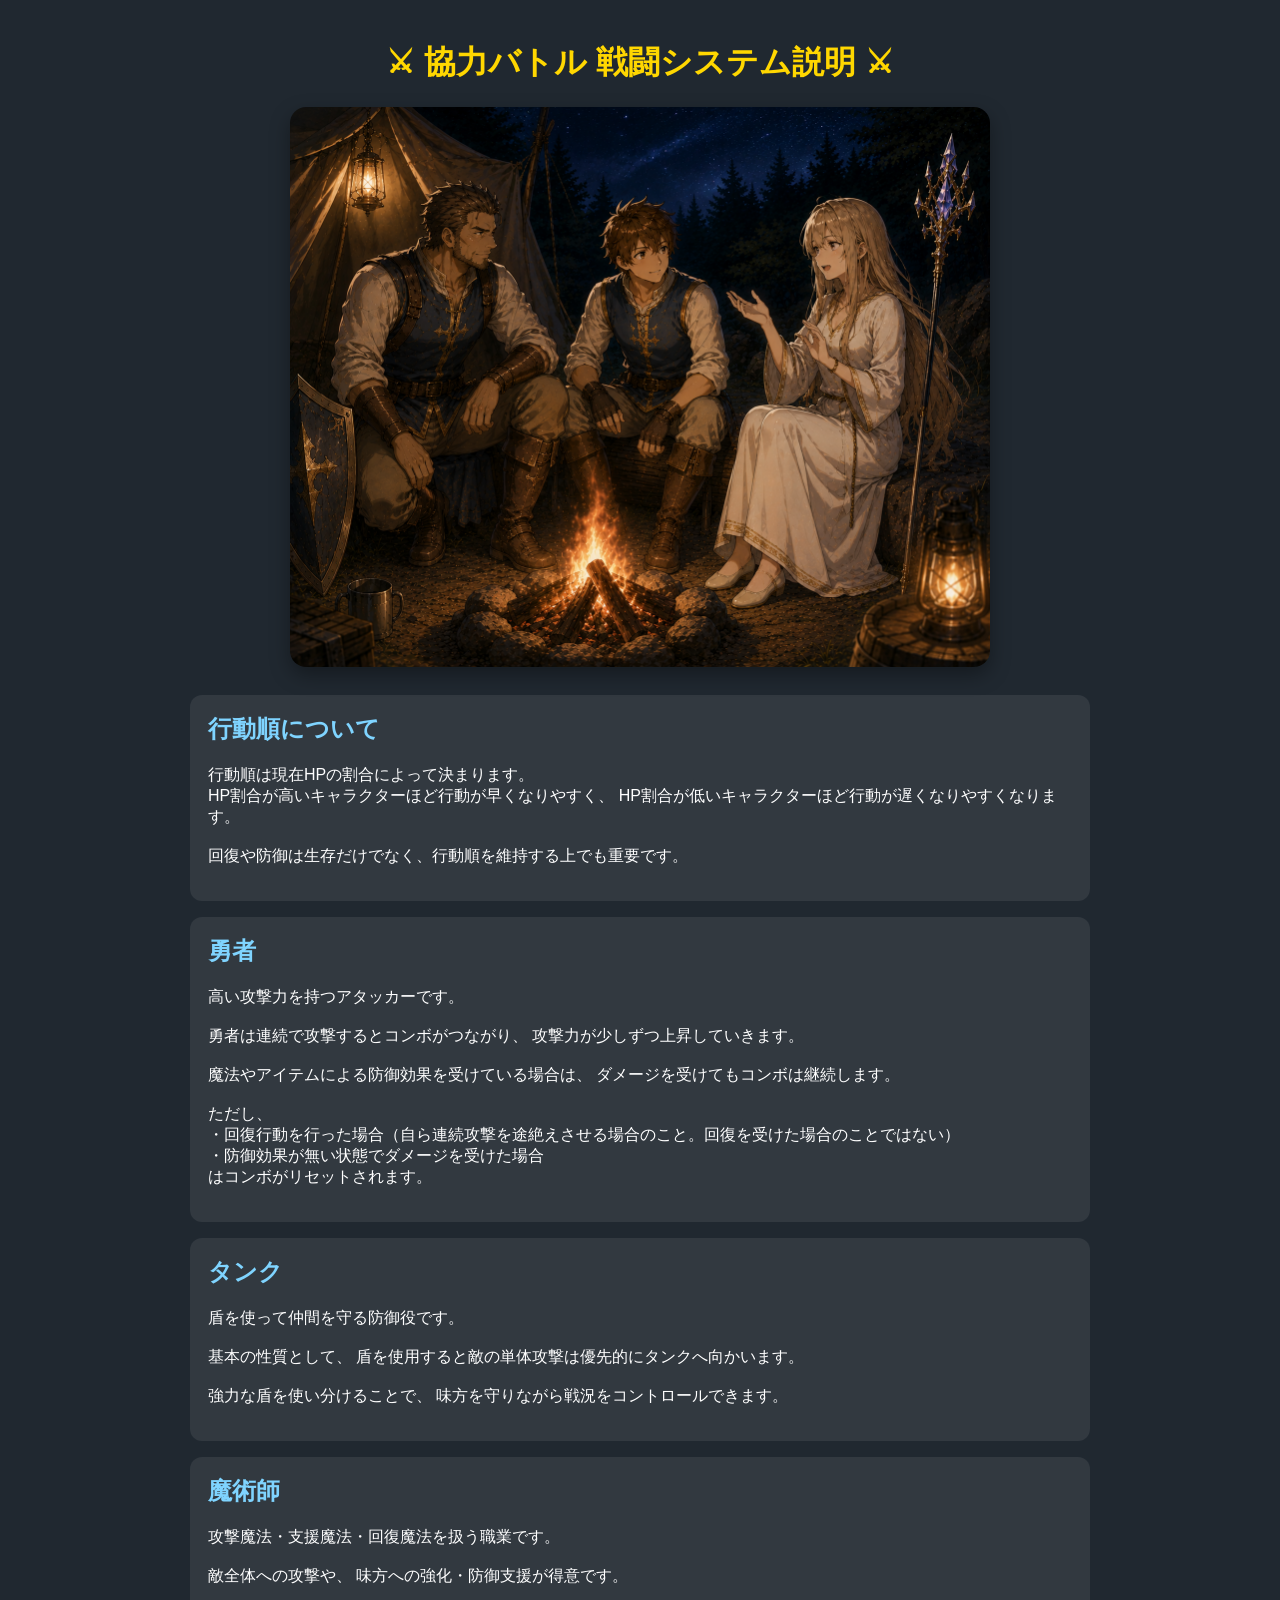
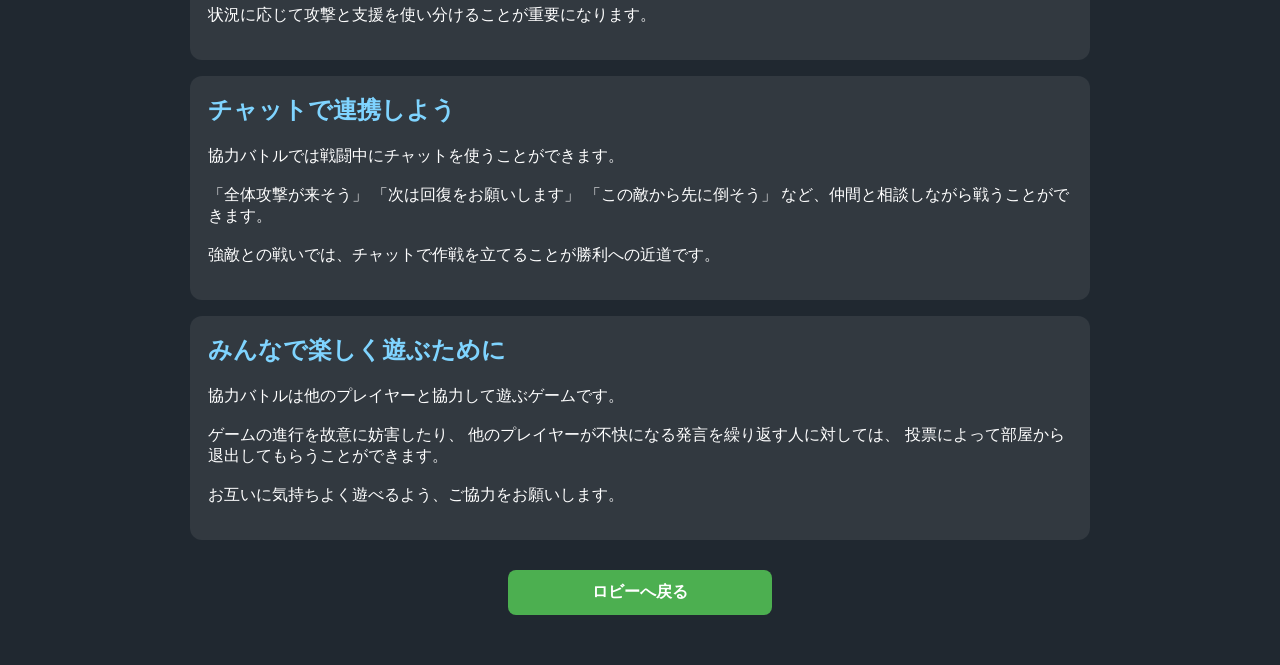
<file: templates/battle_guide.html>
<!DOCTYPE html>
<html lang="ja">
<head>
<meta charset="UTF-8">
<meta name="viewport" content="width=device-width, initial-scale=1.0">
<title>協力バトル 戦闘システム説明</title>
<style>
body{
    background:#202830;
    color:#ffffff;
    font-family:sans-serif;
    margin:0;
    padding:20px;
}
.container{
    max-width:900px;
    margin:auto;
}
h1{
    text-align:center;
    color:#ffd700;
}
.section{
    background:rgba(255,255,255,0.08);
    border-radius:12px;
    padding:18px;
    margin-bottom:16px;
}
.section h2{
    margin-top:0;
    color:#7fd4ff;
}
.top-image{
    text-align:center;
    margin-bottom:24px;
}
.top-image img{
    width:100%;
    max-width:700px;
    border-radius:16px;
    box-shadow:0 8px 20px rgba(0,0,0,0.35);
}
.caption{
    margin-top:10px;
    color:#ddd;
    font-size:14px;
}
.back-btn{
    display:block;
    width:240px;
    margin:30px auto;
    text-align:center;
    padding:12px;
    background:#4caf50;
    color:white;
    text-decoration:none;
    border-radius:8px;
    font-weight:bold;
}
</style>
</head>
<script>
const lobbyBgm = new Audio("/static/sounds/tabidachi.mp3");
lobbyBgm.loop = true;
lobbyBgm.volume = 0.35;

let lobbyBgmStarted = false;

function startLobbyBgm() {
    if (lobbyBgmStarted) return;

    lobbyBgm.play().then(() => {
        lobbyBgmStarted = true;
    }).catch(() => {
        lobbyBgmStarted = false;
    });
}

document.addEventListener("click", startLobbyBgm);
document.addEventListener("touchend", startLobbyBgm);

window.addEventListener("load", () => {
    startLobbyBgm();
});

window.addEventListener("beforeunload", () => {
    lobbyBgm.pause();
    lobbyBgm.currentTime = 0;
});
</script>
<body>

<div class="container">

<h1>⚔ 協力バトル 戦闘システム説明 ⚔</h1>

<div class="top-image">
    <img src="/static/images/battle_guide_top.png" alt="勇者・タンク・魔術師">
</div>

<div class="section">
    <h2>行動順について</h2>
    <p>
        行動順は現在HPの割合によって決まります。<br>
        HP割合が高いキャラクターほど行動が早くなりやすく、
        HP割合が低いキャラクターほど行動が遅くなりやすくなります。<br><br>
        回復や防御は生存だけでなく、行動順を維持する上でも重要です。
    </p>
</div>

<div class="section">
    <h2>勇者</h2>
    <p>
        高い攻撃力を持つアタッカーです。<br><br>

        勇者は連続で攻撃するとコンボがつながり、
        攻撃力が少しずつ上昇していきます。<br><br>

        魔法やアイテムによる防御効果を受けている場合は、
        ダメージを受けてもコンボは継続します。<br><br>

        ただし、<br>
        ・回復行動を行った場合（自ら連続攻撃を途絶えさせる場合のこと。回復を受けた場合のことではない）<br>
        ・防御効果が無い状態でダメージを受けた場合<br>
        はコンボがリセットされます。
    </p>
</div>

<div class="section">
    <h2>タンク</h2>
    <p>
        盾を使って仲間を守る防御役です。<br><br>

        基本の性質として、
        盾を使用すると敵の単体攻撃は優先的にタンクへ向かいます。<br><br>

        強力な盾を使い分けることで、
        味方を守りながら戦況をコントロールできます。
    </p>
</div>

<div class="section">
    <h2>魔術師</h2>
    <p>
        攻撃魔法・支援魔法・回復魔法を扱う職業です。<br><br>

        敵全体への攻撃や、
        味方への強化・防御支援が得意です。<br><br>

        状況に応じて攻撃と支援を使い分けることが重要になります。
    </p>
</div>


<div class="section">
    <h2>チャットで連携しよう</h2>
    <p>
        協力バトルでは戦闘中にチャットを使うことができます。<br><br>

        「全体攻撃が来そう」
        「次は回復をお願いします」
        「この敵から先に倒そう」
        など、仲間と相談しながら戦うことができます。<br><br>

        強敵との戦いでは、チャットで作戦を立てることが勝利への近道です。
    </p>
</div>


<div class="section">
    <h2>みんなで楽しく遊ぶために</h2>
    <p>
        協力バトルは他のプレイヤーと協力して遊ぶゲームです。<br><br>

        ゲームの進行を故意に妨害したり、
        他のプレイヤーが不快になる発言を繰り返す人に対しては、
        投票によって部屋から退出してもらうことができます。<br><br>

        お互いに気持ちよく遊べるよう、ご協力をお願いします。
    </p>
</div>

<a href="/" class="back-btn">ロビーへ戻る</a>

</div>
</body>
</html>
</file>
